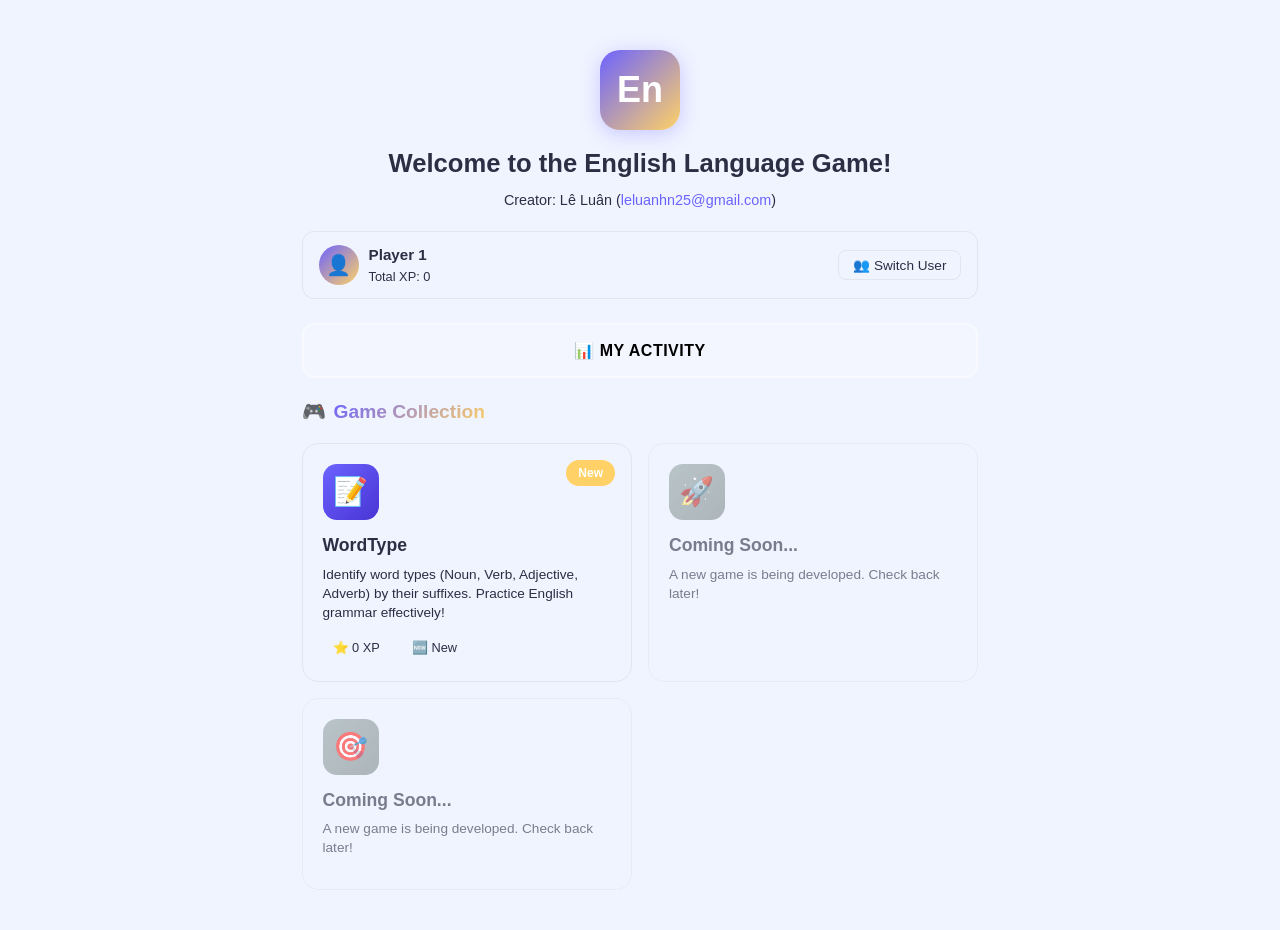
<file: index.html>
<!DOCTYPE html>
<html lang="en">
<head>
  <meta charset="UTF-8">
  <meta name="viewport" content="width=device-width, initial-scale=1.0, maximum-scale=1.0, user-scalable=no">
  <meta name="theme-color" content="#6c63ff">
  <meta name="apple-mobile-web-app-capable" content="yes">
  <meta name="apple-mobile-web-app-status-bar-style" content="black-translucent">
  <meta name="apple-mobile-web-app-title" content="Game English">
  <meta name="description" content="Learn English Through Games - Game English Hub">
  <meta name="mobile-web-app-capable" content="yes">
  <title>Game English - Learn English Through Games</title>
  <link rel="manifest" href="manifest.json">
  <link rel="apple-touch-icon" href="icons/icon-192x192.png">
  <link rel="icon" type="image/png" sizes="192x192" href="icons/icon-192x192.png">
  <link rel="stylesheet" href="shared/css/style.css">

  <!-- Google tag (gtag.js) -->
  <script async src="https://www.googletagmanager.com/gtag/js?id=G-DM3H51C9WT"></script>
  <script>
    window.dataLayer = window.dataLayer || [];
    function gtag(){dataLayer.push(arguments);}
    gtag('js', new Date());
    gtag('config', 'G-DM3H51C9WT');
  </script>

  <style>
    /* ===== GAME HUB STYLES ===== */
    .hub-container {
      max-width: 900px;
      margin: 0 auto;
      padding: 20px 16px 40px;
    }

    .hub-header {
      text-align: center;
      padding: 30px 0 20px;
    }

    .hub-header .logo-icon {
      width: 80px;
      height: 80px;
      background: linear-gradient(135deg, var(--color-primary), var(--color-accent));
      border-radius: 20px;
      display: flex;
      align-items: center;
      justify-content: center;
      font-size: 36px;
      font-weight: 800;
      color: #fff;
      margin: 0 auto 16px;
      box-shadow: 0 4px 20px rgba(108, 99, 255, 0.3);
    }

    .hub-header h1 {
      font-size: 1.6rem;
      color: var(--color-text);
      margin: 0 0 8px;
      line-height: 1.4;
    }

    .hub-header .creator-info {
      font-size: 0.9rem;
      color: var(--color-text-secondary);
      margin: 0;
    }

    .hub-header .creator-info a {
      color: var(--color-primary);
      text-decoration: none;
    }

    .hub-header .creator-info a:hover {
      text-decoration: underline;
    }

    /* User bar */
    .hub-user-bar {
      display: flex;
      align-items: center;
      justify-content: space-between;
      background: var(--color-surface);
      border-radius: 12px;
      padding: 12px 16px;
      margin-bottom: 24px;
      border: 1px solid var(--color-border);
    }

    .hub-user-info {
      display: flex;
      align-items: center;
      gap: 10px;
    }

    .hub-user-info .user-avatar {
      width: 40px;
      height: 40px;
      border-radius: 50%;
      background: linear-gradient(135deg, var(--color-primary), var(--color-accent));
      display: flex;
      align-items: center;
      justify-content: center;
      font-size: 20px;
      color: #fff;
    }

    .hub-user-info .user-details {
      display: flex;
      flex-direction: column;
    }

    .hub-user-info .user-name {
      font-weight: 600;
      color: var(--color-text);
      font-size: 0.95rem;
    }

    .hub-user-info .user-total-xp {
      font-size: 0.8rem;
      color: var(--color-text-secondary);
    }

    .hub-user-bar .btn-switch-user {
      background: var(--color-bg);
      border: 1px solid var(--color-border);
      color: var(--color-text);
      padding: 6px 14px;
      border-radius: 8px;
      font-size: 0.85rem;
      cursor: pointer;
      transition: all 0.2s;
    }

    .hub-user-bar .btn-switch-user:hover {
      background: var(--color-primary);
      color: #fff;
      border-color: var(--color-primary);
    }

    /* Section title */
    .hub-section-title {
      font-size: 1.2rem;
      font-weight: 700;
      color: var(--color-text);
      margin: 0 0 16px;
      display: flex;
      align-items: center;
      gap: 8px;
    }

    .hub-section-title span {
      background: linear-gradient(135deg, var(--color-primary), var(--color-accent));
      -webkit-background-clip: text;
      -webkit-text-fill-color: transparent;
      background-clip: text;
    }

    /* Game grid */
    .game-grid {
      display: grid;
      grid-template-columns: repeat(auto-fill, minmax(260px, 1fr));
      gap: 16px;
    }

    .game-card {
      background: var(--color-surface);
      border-radius: 16px;
      padding: 20px;
      border: 1px solid var(--color-border);
      cursor: pointer;
      transition: all 0.3s ease;
      position: relative;
      overflow: hidden;
    }

    .game-card::before {
      content: '';
      position: absolute;
      top: 0;
      left: 0;
      right: 0;
      height: 4px;
      background: linear-gradient(90deg, var(--color-primary), var(--color-accent));
      opacity: 0;
      transition: opacity 0.3s;
    }

    .game-card:hover {
      transform: translateY(-4px);
      box-shadow: 0 8px 30px rgba(0, 0, 0, 0.15);
      border-color: var(--color-primary);
    }

    .game-card:hover::before {
      opacity: 1;
    }

    .game-card:active {
      transform: translateY(-2px);
    }

    .game-card-icon {
      width: 56px;
      height: 56px;
      border-radius: 14px;
      display: flex;
      align-items: center;
      justify-content: center;
      font-size: 28px;
      margin-bottom: 12px;
    }

    .game-card-icon.wordtype {
      background: linear-gradient(135deg, #6c63ff, #4834d4);
    }

    .game-card-icon.coming-soon {
      background: linear-gradient(135deg, #95a5a6, #7f8c8d);
    }

    .game-card h3 {
      font-size: 1.1rem;
      font-weight: 700;
      color: var(--color-text);
      margin: 0 0 6px;
    }

    .game-card p {
      font-size: 0.85rem;
      color: var(--color-text-secondary);
      margin: 0 0 12px;
      line-height: 1.4;
    }

    .game-card .game-stats {
      display: flex;
      align-items: center;
      gap: 12px;
      font-size: 0.8rem;
      color: var(--color-text-secondary);
    }

    .game-card .game-stats .stat-badge {
      display: flex;
      align-items: center;
      gap: 4px;
      background: var(--color-bg);
      padding: 4px 10px;
      border-radius: 20px;
    }

    .game-card .game-stats .stat-badge.high-xp {
      background: linear-gradient(135deg, #f39c12, #e67e22);
      color: #fff;
    }

    .game-card .play-badge {
      position: absolute;
      top: 16px;
      right: 16px;
      background: var(--color-primary);
      color: #fff;
      padding: 4px 12px;
      border-radius: 20px;
      font-size: 0.75rem;
      font-weight: 600;
      opacity: 0;
      transition: opacity 0.3s;
    }

    .game-card:hover .play-badge {
      opacity: 1;
    }

    .game-card .new-badge {
      position: absolute;
      top: 16px;
      right: 16px;
      background: var(--color-accent);
      color: #fff;
      padding: 4px 12px;
      border-radius: 20px;
      font-size: 0.75rem;
      font-weight: 600;
    }

    .game-card.coming-soon-card {
      opacity: 0.6;
      cursor: default;
    }

    .game-card.coming-soon-card:hover {
      transform: none;
      box-shadow: none;
      border-color: var(--color-border);
    }

    .game-card.coming-soon-card:hover::before {
      opacity: 0;
    }

    /* ===== ACTIVITY SCREEN STYLES ===== */
    #screen-activity .activity-container {
      max-width: 600px;
      margin: 0 auto;
      padding: 20px;
    }

    .activity-grid {
      display: grid;
      grid-template-columns: 1fr 1fr;
      gap: 12px;
      margin-bottom: 20px;
    }

    .activity-card {
      background: var(--color-surface);
      border-radius: 12px;
      padding: 16px;
      text-align: center;
      border: 1px solid var(--color-border);
    }

    .activity-card .activity-value {
      font-size: 1.6rem;
      font-weight: 800;
      background: linear-gradient(135deg, var(--color-primary), var(--color-accent));
      -webkit-background-clip: text;
      -webkit-text-fill-color: transparent;
      background-clip: text;
    }

    .activity-card .activity-label {
      font-size: 0.8rem;
      color: var(--color-text-secondary);
      margin-top: 4px;
    }

    .activity-device-info {
      background: var(--color-surface);
      border-radius: 12px;
      padding: 16px;
      border: 1px solid var(--color-border);
      margin-bottom: 16px;
    }

    .activity-device-info .info-row {
      display: flex;
      justify-content: space-between;
      padding: 8px 0;
      border-bottom: 1px solid var(--color-border);
      font-size: 0.9rem;
    }

    .activity-device-info .info-row:last-child {
      border-bottom: none;
    }

    .activity-device-info .info-label {
      color: var(--color-text-secondary);
    }

    .activity-device-info .info-value {
      color: var(--color-text);
      font-weight: 600;
      font-family: monospace;
      font-size: 0.8rem;
    }

    .activity-sheets-note {
      background: var(--color-surface);
      border-radius: 12px;
      padding: 16px;
      border: 1px solid var(--color-border);
      font-size: 0.85rem;
      color: var(--color-text-secondary);
      text-align: center;
    }

    .activity-sheets-note .note-icon {
      font-size: 1.2rem;
    }

    /* User management screen */
    #screen-users .users-container {
      max-width: 500px;
      margin: 0 auto;
      padding: 20px;
    }

    /* Responsive */
    @media (max-width: 600px) {
      .game-grid {
        grid-template-columns: 1fr;
      }
      .hub-header h1 {
        font-size: 1.3rem;
      }
      .activity-grid {
        grid-template-columns: 1fr 1fr;
      }
    }
  </style>
</head>
<body>

  <!-- ==================== GAME HUB SCREEN ==================== -->
  <section id="screen-hub" class="screen active">
    <div class="hub-container">
      <!-- Header -->
      <div class="hub-header">
        <div class="logo-icon">En</div>
        <h1>Welcome to the English Language Game!</h1>
        <p class="creator-info">Creator: Lê Luân (<a href="mailto:leluanhn25@gmail.com">leluanhn25@gmail.com</a>)</p>
      </div>

      <!-- User Bar -->
      <div class="hub-user-bar">
        <div class="hub-user-info">
          <div class="user-avatar">👤</div>
          <div class="user-details">
            <span class="user-name" id="hub-user-name">Player 1</span>
            <span class="user-total-xp" id="hub-total-xp">Total XP: 0</span>
          </div>
        </div>
        <button class="btn-switch-user" id="btn-hub-users">👥 Switch User</button>
      </div>

      <!-- Navigation Buttons -->
      <div style="display:flex; gap:10px; margin-bottom:20px;">
        <button class="btn btn-secondary" id="btn-hub-activity" style="flex:1; color:#000; font-weight:600;">📊 My Activity</button>
      </div>

      <!-- Game List -->
      <h2 class="hub-section-title">🎮 <span>Game Collection</span></h2>
      <div class="game-grid" id="game-grid">
        <!-- Dynamically populated -->
      </div>
    </div>
  </section>

  <!-- ==================== ACTIVITY SCREEN ==================== -->
  <section id="screen-activity" class="screen">
    <div class="screen-header">
      <button class="btn btn-back" id="btn-activity-back">← Back</button>
      <h2>My Activity</h2>
    </div>
    <div class="activity-container">
      <!-- Device Info -->
      <div class="activity-device-info" id="device-info">
        <!-- Populated by JS -->
      </div>

      <!-- Today's Stats Grid -->
      <h3 style="margin: 0 0 12px; font-size:1rem; color:var(--color-text);">Today</h3>
      <div class="activity-grid" id="today-stats">
        <!-- Populated by JS -->
      </div>

      <!-- All Games Stats -->
      <h3 style="margin: 16px 0 12px; font-size:1rem; color:var(--color-text);">All Games</h3>
      <div id="games-stats">
        <!-- Populated by JS -->
      </div>

      <!-- Google Sheets Config -->
      <div class="activity-sheets-note" style="text-align:left; background:#e8f5e9; border-color:#4caf50;">
        <strong>📊 Google Sheets Logging</strong>
        <p style="font-size:0.8rem; margin:8px 0;">Paste your Google Sheets Web App URL below to enable online logging:</p>
        <input type="text" id="sheets-url-input" placeholder="https://script.google.com/macros/s/..." style="width:100%; padding:8px; border:1px solid #ccc; border-radius:6px; font-size:0.8rem; font-family:monospace;">
        <button id="btn-save-sheets-url" style="margin-top:8px; padding:6px 16px; background:#4caf50; color:#fff; border:none; border-radius:6px; cursor:pointer; font-size:0.8rem;">💾 Save URL</button>
        <p id="sheets-save-status" style="font-size:0.75rem; margin-top:6px; color:#666;"></p>
      </div>

      <!-- Debug Panel -->
      <div class="activity-sheets-note" style="text-align:left; background:#fff3cd; border-color:#ffc107; margin-top:12px;">
        <strong>🐛 Debug Info</strong>
        <div id="debug-events" style="font-family:monospace; font-size:0.75rem; max-height:150px; overflow-y:auto; margin-top:8px; color:#333;">
          <em>No events tracked yet. Play a game to see events here.</em>
        </div>
        <div style="margin-top:8px; font-size:0.75rem;">
          <strong>GA4 Status:</strong> <span id="ga4-status">Checking...</span><br>
          <strong>Sheets Status:</strong> <span id="sheets-status">Not configured</span><br>
          <strong>Device ID:</strong> <span id="device-id-display" style="font-family:monospace;"></span>
        </div>
      </div>
    </div>
  </section>

  <!-- ==================== USER MANAGEMENT SCREEN ==================== -->
  <section id="screen-users" class="screen">
    <div class="screen-header">
      <button class="btn btn-back" id="btn-users-back">← Back</button>
      <h2>User Management</h2>
    </div>
    <div class="users-container">
      <div class="users-list" id="users-list">
        <!-- Dynamically populated -->
      </div>
      <div class="user-create-area">
        <h3>Create New User</h3>
        <div class="user-create-form">
          <input type="text" id="input-username" class="user-input" placeholder="Username" maxlength="20">
          <input type="text" id="input-displayname" class="user-input" placeholder="Display Name" maxlength="30">
          <button class="btn btn-primary" id="btn-create-user">+ Create</button>
        </div>
        <p class="user-create-hint">Username: 2-20 characters, letters & numbers only</p>
      </div>
    </div>
  </section>

  <!-- ==================== SCRIPTS ==================== -->
  <script src="shared/js/userManager.js"></script>
  <script src="shared/js/storage.js"></script>
  <script src="shared/js/analytics.js"></script>
  <script>
    // ============================================================
    // GAME HUB - Main entry point for the game collection
    // ============================================================

    /** Define all available games here */
    const GAMES = [
      {
        id: 'wordtype',
        name: 'WordType',
        description: 'Identify word types (Noun, Verb, Adjective, Adverb) by their suffixes. Practice English grammar effectively!',
        icon: '📝',
        iconClass: 'wordtype',
        url: 'games/wordtype/wordtype.html',
        comingSoon: false
      },
      {
        id: 'coming-soon-1',
        name: 'Coming Soon...',
        description: 'A new game is being developed. Check back later!',
        icon: '🚀',
        iconClass: 'coming-soon',
        url: '#',
        comingSoon: true
      },
      {
        id: 'coming-soon-2',
        name: 'Coming Soon...',
        description: 'A new game is being developed. Check back later!',
        icon: '🎯',
        iconClass: 'coming-soon',
        url: '#',
        comingSoon: true
      }
    ];

    class GameHub {
      constructor() {
        // Start analytics session
        Analytics.startSession();

        // Track page view
        Analytics.trackEvent('page_view', { page: 'hub' });

        // Load saved Sheets URL from localStorage
        const savedUrl = localStorage.getItem('gameenglish_sheets_url');
        if (savedUrl) {
          Analytics.SHEETS_WEB_APP_URL = savedUrl;
        }

        this._setupEventListeners();
        this._renderGameGrid();
        this._updateUserInfo();

        // Log progress when hub page is closed/refreshed
        window.addEventListener('beforeunload', () => {
          const gameIds = GAMES.filter(g => !g.comingSoon).map(g => g.id);
          gameIds.forEach(gameId => Analytics.logCurrentProgress(gameId));
        });
      }

      _setupEventListeners() {
        document.getElementById('btn-hub-users').addEventListener('click', () => this._showUserScreen());
        document.getElementById('btn-users-back').addEventListener('click', () => this._showHub());
        document.getElementById('btn-create-user').addEventListener('click', () => this._createUser());

        // Activity screen
        document.getElementById('btn-hub-activity').addEventListener('click', () => this._showActivityScreen());
        document.getElementById('btn-activity-back').addEventListener('click', () => this._showHub());

        // Google Sheets URL config
        document.getElementById('btn-save-sheets-url').addEventListener('click', () => this._saveSheetsUrl());
      }

      _saveSheetsUrl() {
        const input = document.getElementById('sheets-url-input');
        const status = document.getElementById('sheets-save-status');
        const url = input.value.trim();

        if (!url) {
          status.textContent = '❌ Please enter a URL';
          status.style.color = 'red';
          return;
        }

        if (!url.includes('script.google.com/macros/s/')) {
          status.textContent = '❌ Invalid URL. Must be a Google Apps Script Web App URL.';
          status.style.color = 'red';
          return;
        }

        // Save to localStorage
        localStorage.setItem('gameenglish_sheets_url', url);
        Analytics.SHEETS_WEB_APP_URL = url;

        status.textContent = '✅ URL saved! Data will now be logged to Google Sheets.';
        status.style.color = 'green';

        // Update debug panel
        const sheetsStatus = document.getElementById('sheets-status');
        if (sheetsStatus) {
          sheetsStatus.innerHTML = '<span style="color:green;">✅ Configured</span>';
        }
      }

      _showHub() {
        this._updateUserInfo();
        this._renderGameGrid();
        document.querySelectorAll('.screen').forEach(s => s.classList.remove('active'));
        document.getElementById('screen-hub').classList.add('active');
      }

      _showActivityScreen() {
        this._renderActivityScreen();
        document.querySelectorAll('.screen').forEach(s => s.classList.remove('active'));
        document.getElementById('screen-activity').classList.add('active');
      }

      _showUserScreen() {
        this._renderUserList();
        document.querySelectorAll('.screen').forEach(s => s.classList.remove('active'));
        document.getElementById('screen-users').classList.add('active');
      }

      _updateUserInfo() {
        const currentUser = UserManager.getCurrentUser();
        const displayName = UserManager.getDisplayName(currentUser);
        document.getElementById('hub-user-name').textContent = displayName;

        // Calculate total XP across all games
        const gameIds = GAMES.filter(g => !g.comingSoon).map(g => g.id);
        const allStats = Storage.getAllGameStats(gameIds);
        const totalXp = allStats.reduce((sum, s) => sum + s.xp, 0);
        document.getElementById('hub-total-xp').textContent = `Total XP: ${totalXp}`;
      }

      _renderGameGrid() {
        const grid = document.getElementById('game-grid');
        grid.innerHTML = '';

        // Get stats for all games
        const gameIds = GAMES.filter(g => !g.comingSoon).map(g => g.id);
        const allStats = Storage.getAllGameStats(gameIds);
        const statsMap = {};
        allStats.forEach(s => { statsMap[s.gameId] = s; });

        // Sort games: played games with highest XP first, then unplayed, then coming soon
        const sortedGames = [...GAMES].sort((a, b) => {
          // Coming soon always last
          if (a.comingSoon && !b.comingSoon) return 1;
          if (!a.comingSoon && b.comingSoon) return -1;

          // Both not coming soon - sort by XP descending
          if (!a.comingSoon && !b.comingSoon) {
            const xpA = statsMap[a.id]?.xp || 0;
            const xpB = statsMap[b.id]?.xp || 0;
            if (xpA !== xpB) return xpB - xpA; // Higher XP first

            // If same XP, played games come before unplayed
            const playedA = statsMap[a.id]?.played || false;
            const playedB = statsMap[b.id]?.played || false;
            if (playedA && !playedB) return -1;
            if (!playedA && playedB) return 1;
          }

          return 0;
        });

        sortedGames.forEach(game => {
          const card = document.createElement('div');
          card.className = 'game-card';
          if (game.comingSoon) {
            card.classList.add('coming-soon-card');
          }

          const stats = statsMap[game.id];
          const xp = stats?.xp || 0;
          const played = stats?.played || false;

          card.innerHTML = `
            <div class="game-card-icon ${game.iconClass}">${game.icon}</div>
            <h3>${game.name}</h3>
            <p>${game.description}</p>
            <div class="game-stats">
              ${!game.comingSoon ? `
                <span class="stat-badge ${xp > 0 ? 'high-xp' : ''}">⭐ ${xp} XP</span>
                ${played ? '<span class="stat-badge">📊 Played</span>' : '<span class="stat-badge">🆕 New</span>'}
              ` : ''}
            </div>
            ${!game.comingSoon && !played ? '<span class="new-badge">New</span>' : ''}
            ${!game.comingSoon && played ? '<span class="play-badge">▶ Play</span>' : ''}
          `;

          if (!game.comingSoon) {
            card.addEventListener('click', () => {
              Analytics.trackEvent('game_click', { game_id: game.id });
              window.location.href = game.url;
            });
          }

          grid.appendChild(card);
        });
      }

      _renderActivityScreen() {
        // Device info
        const deviceStats = Analytics.getDeviceStats();
        document.getElementById('device-info').innerHTML = `
          <div class="info-row">
            <span class="info-label">📱 Device ID</span>
            <span class="info-value">${deviceStats.deviceId.substring(0, 8)}...</span>
          </div>
          <div class="info-row">
            <span class="info-label">🆕 First Seen</span>
            <span class="info-value">${deviceStats.firstSeen}</span>
          </div>
          <div class="info-row">
            <span class="info-label">📅 Last Seen</span>
            <span class="info-value">${deviceStats.lastSeen}</span>
          </div>
        `;

        const deviceIdDisplay = document.getElementById('device-id-display');
        if (deviceIdDisplay) deviceIdDisplay.textContent = deviceStats.deviceId;

        // Calculate real Total XP from Storage
        const gameIds = GAMES.filter(g => !g.comingSoon).map(g => g.id);
        const allStats = Storage.getAllGameStats(gameIds);
        const totalXp = allStats.reduce((sum, s) => sum + s.xp, 0);

        // Today's stats - use real XP from storage
        const daily = Analytics.getDailyStats();
        document.getElementById('today-stats').innerHTML = `
          <div class="activity-card">
            <div class="activity-value">${totalXp}</div>
            <div class="activity-label">⭐ Total XP</div>
          </div>
          <div class="activity-card">
            <div class="activity-value">${daily.sessions}</div>
            <div class="activity-label">🎮 Sessions Today</div>
          </div>
        `;

        // All games stats
        const gamesStatsHtml = allStats.map(stat => `
          <div class="activity-card" style="grid-column: 1 / -1; display:flex; justify-content:space-between; align-items:center; text-align:left;">
            <div>
              <div style="font-weight:600; color:var(--color-text);">${stat.gameId}</div>
              <div style="font-size:0.8rem; color:var(--color-text-secondary);">${stat.played ? '✅ Played' : '🆕 New'}</div>
            </div>
            <div style="font-size:1.2rem; font-weight:700; color:var(--color-primary);">${stat.xp} XP</div>
          </div>
        `).join('');
        document.getElementById('games-stats').innerHTML = `<div class="activity-grid">${gamesStatsHtml}</div>`;

        // Debug panel
        const debugDiv = document.getElementById('debug-events');
        const ga4Status = document.getElementById('ga4-status');
        const sheetsStatus = document.getElementById('sheets-status');

        // Show queued/tracked events
        const queue = Analytics._eventQueue || [];
        const eventLines = queue.slice(-10).map(e => `${e.eventName}: ${JSON.stringify(e.eventParams)}`).join('<br>');
        debugDiv.innerHTML = eventLines || '<em>No events tracked yet. Play a game to see events here.</em>';

        // GA4 status
        if (typeof gtag === 'function') {
          ga4Status.innerHTML = '<span style="color:green;">✅ Loaded</span>';
        } else {
          ga4Status.innerHTML = '<span style="color:orange;">⏳ Loading...</span>';
        }

        // Sheets status
        if (Analytics.SHEETS_WEB_APP_URL) {
          sheetsStatus.innerHTML = '<span style="color:green;">✅ Configured</span>';
        } else {
          sheetsStatus.innerHTML = '<span style="color:red;">❌ Not configured</span>';
        }
      }

      _renderUserList() {
        const users = UserManager.getUsers();
        const currentUser = UserManager.getCurrentUser();
        const list = document.getElementById('users-list');
        list.innerHTML = '';

        users.forEach(user => {
          const card = document.createElement('div');
          card.className = 'user-card';
          if (user.username === currentUser) card.classList.add('active-user');

          // Calculate total XP across all games for this user
          const oldUser = UserManager.getCurrentUser();
          UserManager.setCurrentUser(user.username);
          const gameIds = GAMES.filter(g => !g.comingSoon).map(g => g.id);
          const allStats = Storage.getAllGameStats(gameIds);
          const totalXp = allStats.reduce((sum, s) => sum + s.xp, 0);
          UserManager.setCurrentUser(oldUser);

          card.innerHTML = `
            <div class="user-card-avatar">👤</div>
            <div class="user-card-info">
              <div class="user-card-name">${user.displayName}</div>
              <div class="user-card-username">@${user.username}</div>
              <div class="user-card-stats">⭐ ${totalXp} Total XP</div>
            </div>
            <button class="btn-delete-user" data-username="${user.username}">🗑️</button>
          `;

          card.addEventListener('click', (e) => {
            if (e.target.closest('.btn-delete-user')) return;
            if (user.username !== currentUser) this._switchUser(user.username);
          });

          const deleteBtn = card.querySelector('.btn-delete-user');
          deleteBtn.addEventListener('click', (e) => {
            e.stopPropagation();
            this._deleteUser(user.username);
          });

          list.appendChild(card);
        });
      }

      _switchUser(username) {
        UserManager.setCurrentUser(username);
        Analytics.trackEvent('switch_user', { username });
        this._showHub();
      }

      _deleteUser(username) {
        const users = UserManager.getUsers();
        if (users.length <= 1) {
          alert('Cannot delete the last user!');
          return;
        }
        if (!confirm(`Delete user "${username}"? All progress will be lost.`)) return;

        const isCurrentUser = username === UserManager.getCurrentUser();
        UserManager.deleteUser(username);

        if (isCurrentUser) {
          const remaining = UserManager.getUsers();
          this._switchUser(remaining[0].username);
        } else {
          this._renderUserList();
        }
      }

      _createUser() {
        const usernameInput = document.getElementById('input-username');
        const displayNameInput = document.getElementById('input-displayname');
        const username = usernameInput.value.trim().toLowerCase();
        const displayName = displayNameInput.value.trim() || username;

        if (!username) { alert('Please enter a username.'); return; }
        if (!UserManager.isValidUsername(username)) {
          alert('Username must be 2-20 characters. Only letters, numbers, underscores, and spaces allowed.');
          return;
        }

        if (!UserManager.createUser(username, displayName)) {
          alert(`User "${username}" already exists!`);
          return;
        }

        usernameInput.value = '';
        displayNameInput.value = '';
        Analytics.trackEvent('create_user', { username });
        this._switchUser(username);
      }
    }

    // Initialize the hub when DOM is ready
    if (document.readyState === 'loading') {
      document.addEventListener('DOMContentLoaded', () => new GameHub());
    } else {
      new GameHub();
    }
  </script>
</body>
</html>
</file>
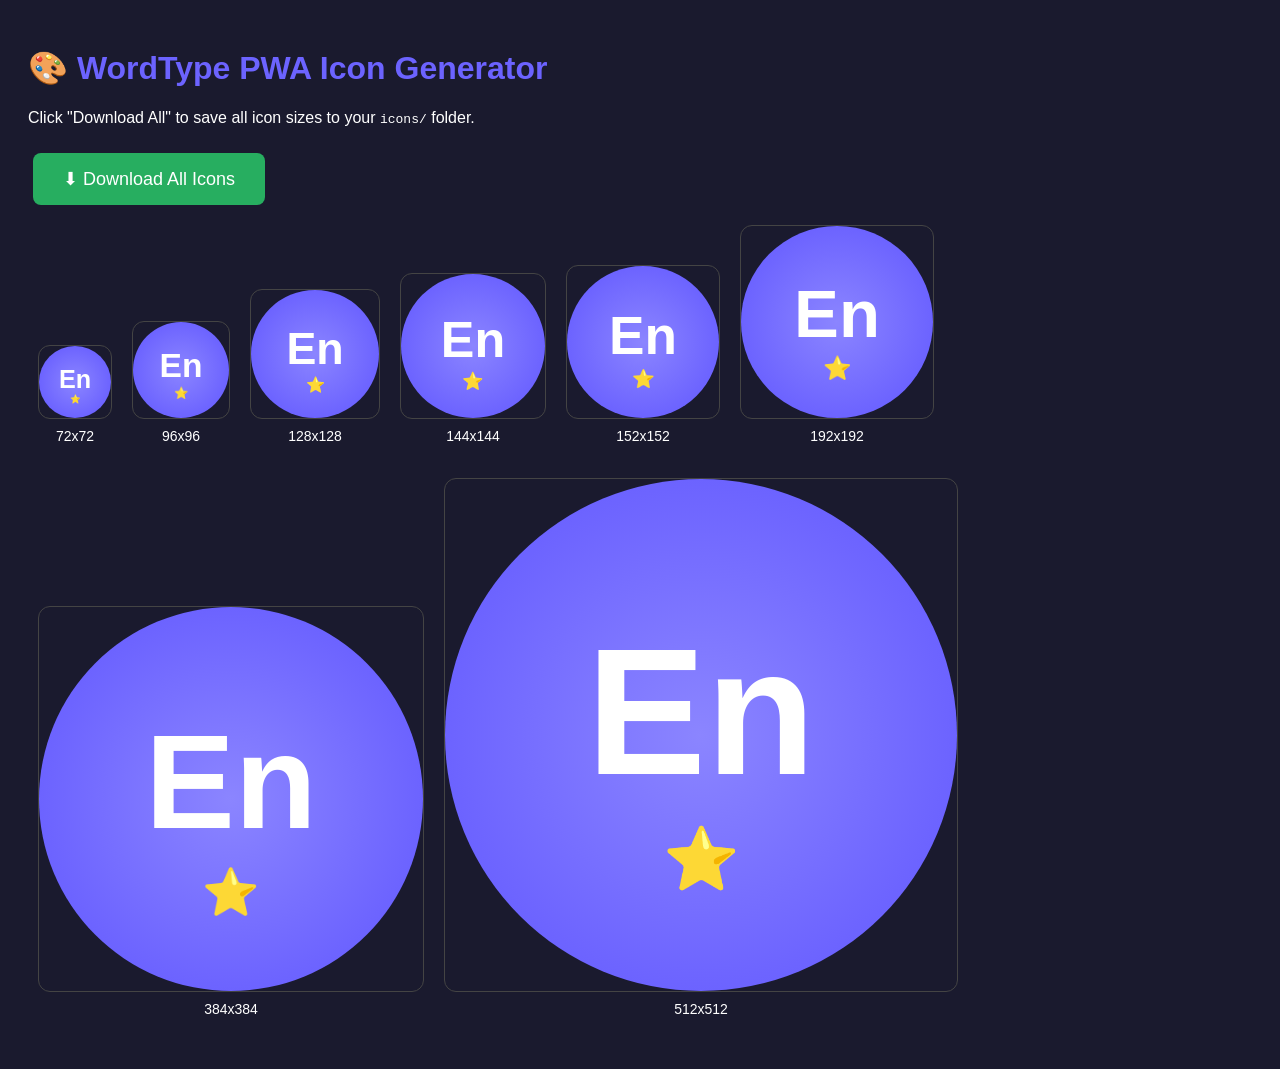
<file: icons/generate-icons.html>
<!DOCTYPE html>
<html>
<head>
  <title>Generate PWA Icons</title>
  <style>
    body { font-family: Arial; padding: 20px; background: #1a1a2e; color: #fff; }
    h1 { color: #6c63ff; }
    .icon-preview { display: inline-block; margin: 10px; text-align: center; }
    .icon-preview canvas { border: 1px solid #444; border-radius: 12px; }
    .icon-preview p { margin-top: 5px; font-size: 14px; }
    button { 
      background: #6c63ff; color: white; border: none; padding: 12px 24px; 
      border-radius: 8px; font-size: 16px; cursor: pointer; margin: 10px 5px;
    }
    button:hover { background: #5a52d5; }
    #download-all { background: #27ae60; font-size: 18px; padding: 15px 30px; }
    #download-all:hover { background: #219a52; }
  </style>
</head>
<body>
  <h1>🎨 WordType PWA Icon Generator</h1>
  <p>Click "Download All" to save all icon sizes to your <code>icons/</code> folder.</p>
  
  <button id="download-all">⬇ Download All Icons</button>
  <div id="previews"></div>

  <script>
    const SIZES = [72, 96, 128, 144, 152, 192, 384, 512];
    const previews = document.getElementById('previews');
    const canvases = [];

    function drawIcon(canvas, size) {
      const ctx = canvas.getContext('2d');
      const r = size / 2;
      
      // Background circle
      const gradient = ctx.createRadialGradient(r, r, 0, r, r, r);
      gradient.addColorStop(0, '#8b85ff');
      gradient.addColorStop(1, '#6c63ff');
      ctx.beginPath();
      ctx.arc(r, r, r, 0, Math.PI * 2);
      ctx.fillStyle = gradient;
      ctx.fill();
      
      // "En" text
      ctx.fillStyle = '#ffffff';
      ctx.textAlign = 'center';
      ctx.textBaseline = 'middle';
      ctx.font = `bold ${size * 0.35}px Arial, sans-serif`;
      ctx.fillText('En', r, r - size * 0.02);
      
      // Small star
      ctx.font = `${size * 0.12}px Arial, sans-serif`;
      ctx.fillText('⭐', r, r + size * 0.25);
    }

    // Create canvases
    SIZES.forEach(size => {
      const container = document.createElement('div');
      container.className = 'icon-preview';
      
      const canvas = document.createElement('canvas');
      canvas.width = size;
      canvas.height = size;
      canvas.id = `icon-${size}`;
      drawIcon(canvas, size);
      
      const label = document.createElement('p');
      label.textContent = `${size}x${size}`;
      
      container.appendChild(canvas);
      container.appendChild(label);
      previews.appendChild(container);
      canvases.push({ canvas, size });
    });

    // Download all
    document.getElementById('download-all').addEventListener('click', () => {
      canvases.forEach(({ canvas, size }) => {
        const link = document.createElement('a');
        link.download = `icon-${size}x${size}.png`;
        link.href = canvas.toDataURL('image/png');
        link.click();
      });
      alert('All icons downloaded! Place them in the icons/ folder.');
    });
  </script>
</body>
</html>
</file>
<file: shared/css/style.css>
/* ============================================================
   WordType - Educational Grammar Game
   Complete Stylesheet
   ============================================================ */

/* ----- CSS Custom Properties (Design Tokens) ----- */
:root {
  /* Primary palette */
  --color-primary: #6c63ff;
  --color-primary-dark: #5a52d5;
  --color-primary-light: #8b85ff;
  --color-secondary: #ff6584;
  --color-accent: #ffd166;

  /* Word type colors */
  --color-noun: #4a90d9;
  --color-verb: #e74c3c;
  --color-adjective: #f39c12;
  --color-adverb: #27ae60;

  /* UI colors */
  --color-bg: #f0f4ff;
  --color-bg-card: #ffffff;
  --color-bg-dark: #2d2d44;
  --color-text: #2d2d44;
  --color-text-light: #7a7a9a;
  --color-text-on-dark: #ffffff;
  --color-success: #27ae60;
  --color-danger: #e74c3c;
  --color-warning: #f39c12;
  --color-border: #e0e5f0;

  /* Spacing */
  --space-xs: 4px;
  --space-sm: 8px;
  --space-md: 16px;
  --space-lg: 24px;
  --space-xl: 32px;
  --space-2xl: 48px;

  /* Border radius */
  --radius-sm: 8px;
  --radius-md: 12px;
  --radius-lg: 20px;
  --radius-full: 50%;

  /* Shadows */
  --shadow-sm: 0 2px 8px rgba(108, 99, 255, 0.1);
  --shadow-md: 0 4px 16px rgba(108, 99, 255, 0.15);
  --shadow-lg: 0 8px 32px rgba(108, 99, 255, 0.2);
  --shadow-btn: 0 4px 0 rgba(0, 0, 0, 0.15);
  --shadow-btn-hover: 0 6px 0 rgba(0, 0, 0, 0.15);

  /* Transitions */
  --transition-fast: 0.15s ease;
  --transition-normal: 0.3s ease;
  --transition-slow: 0.5s ease;

  /* Font */
  --font-main: 'Segoe UI', -apple-system, BlinkMacSystemFont, Roboto, Oxygen, Ubuntu, Cantarell, sans-serif;
  --font-size-sm: 14px;
  --font-size-md: 16px;
  --font-size-lg: 20px;
  --font-size-xl: 28px;
  --font-size-2xl: 40px;
  --font-size-3xl: 56px;

  /* Z-index layers */
  --z-base: 1;
  --z-overlay: 100;
  --z-popup: 200;
  --z-modal: 300;
}

/* ----- Reset & Base Styles ----- */
*, *::before, *::after {
  margin: 0;
  padding: 0;
  box-sizing: border-box;
}

html {
  font-size: 16px;
  -webkit-text-size-adjust: 100%;
  height: 100%;
  overflow-y: auto;
}

body {
  font-family: var(--font-main);
  background: var(--color-bg);
  color: var(--color-text);
  min-height: 100vh;
  min-height: 100dvh;
  height: auto;
  overflow-x: hidden;
  overflow-y: auto;
  line-height: 1.5;
}

button {
  font-family: inherit;
  cursor: pointer;
  border: none;
  outline: none;
  user-select: none;
  -webkit-tap-highlight-color: transparent;
}

/* ----- Screen System ----- */
.screen {
  display: none;
  width: 100%;
  min-height: 100vh;
  min-height: 100dvh;
  position: absolute;
  top: 0;
  left: 0;
  z-index: var(--z-base);
}

.screen.active {
  display: flex;
  position: relative;
}

/* ============================================================
   MAIN MENU SCREEN
   ============================================================ */
#screen-menu {
  align-items: center;
  justify-content: center;
  background: linear-gradient(135deg, #6c63ff 0%, #4834d4 50%, #3b2db5 100%);
  padding: var(--space-lg);
}

.menu-container {
  width: 100%;
  max-width: 420px;
  text-align: center;
}

.logo-area {
  margin-bottom: var(--space-xl);
}

.logo-icon {
  width: 80px;
  height: 80px;
  background: var(--color-accent);
  color: var(--color-primary-dark);
  font-size: var(--font-size-3xl);
  font-weight: 900;
  border-radius: var(--radius-lg);
  display: flex;
  align-items: center;
  justify-content: center;
  margin: 0 auto var(--space-md);
  box-shadow: 0 8px 24px rgba(255, 209, 102, 0.4);
  animation: logoFloat 3s ease-in-out infinite;
}

@keyframes logoFloat {
  0%, 100% { transform: translateY(0); }
  50% { transform: translateY(-10px); }
}

.game-title {
  color: white;
  font-size: var(--font-size-2xl);
  font-weight: 800;
  letter-spacing: 2px;
  text-shadow: 0 2px 4px rgba(0, 0, 0, 0.2);
}

.game-subtitle {
  color: rgba(255, 255, 255, 0.8);
  font-size: var(--font-size-md);
  margin-top: var(--space-xs);
}

.menu-stats-bar {
  display: flex;
  justify-content: center;
  gap: var(--space-lg);
  margin-bottom: var(--space-xl);
  padding: var(--space-md);
  background: rgba(255, 255, 255, 0.1);
  border-radius: var(--radius-md);
  backdrop-filter: blur(10px);
}

.stat-item {
  display: flex;
  flex-direction: column;
  align-items: center;
  gap: var(--space-xs);
}

.stat-icon { font-size: 24px; }

.stat-value {
  color: white;
  font-size: var(--font-size-xl);
  font-weight: 700;
}

.stat-label {
  color: rgba(255, 255, 255, 0.7);
  font-size: var(--font-size-sm);
  text-transform: uppercase;
  letter-spacing: 1px;
}

.menu-buttons {
  display: flex;
  flex-direction: column;
  gap: var(--space-md);
  margin-bottom: var(--space-xl);
}

.level-progress-indicator {
  display: flex;
  justify-content: center;
  gap: var(--space-md);
}

.level-dot {
  width: 40px;
  height: 40px;
  border-radius: var(--radius-full);
  display: flex;
  align-items: center;
  justify-content: center;
  font-weight: 700;
  font-size: var(--font-size-md);
  transition: var(--transition-normal);
}

.level-dot.active {
  background: var(--color-accent);
  color: var(--color-primary-dark);
  box-shadow: 0 4px 12px rgba(255, 209, 102, 0.5);
}

.level-dot.locked {
  background: rgba(255, 255, 255, 0.15);
  color: rgba(255, 255, 255, 0.5);
}

.level-dot.unlocked {
  background: var(--color-success);
  color: white;
  box-shadow: 0 4px 12px rgba(39, 174, 96, 0.4);
}

.level-dot.completed {
  background: var(--color-success);
  color: white;
  box-shadow: 0 4px 12px rgba(39, 174, 96, 0.4);
}

/* ============================================================
   BUTTON SYSTEM
   ============================================================ */
.btn {
  display: inline-flex;
  align-items: center;
  justify-content: center;
  gap: var(--space-sm);
  padding: var(--space-md) var(--space-xl);
  border-radius: var(--radius-md);
  font-size: var(--font-size-md);
  font-weight: 700;
  transition: all var(--transition-fast);
  text-transform: uppercase;
  letter-spacing: 0.5px;
}

.btn:active {
  transform: translateY(2px);
}

.btn-primary {
  background: var(--color-accent);
  color: var(--color-text);
  box-shadow: var(--shadow-btn);
}

.btn-primary:hover {
  background: #ffe082;
  transform: translateY(-2px);
  box-shadow: var(--shadow-btn-hover);
}

.btn-primary:active {
  transform: translateY(2px);
  box-shadow: 0 2px 0 rgba(0, 0, 0, 0.15);
}

.btn-secondary {
  background: rgba(255, 255, 255, 0.2);
  color: white;
  border: 2px solid rgba(255, 255, 255, 0.3);
}

.btn-secondary:hover {
  background: rgba(255, 255, 255, 0.3);
  border-color: rgba(255, 255, 255, 0.5);
}

.btn-danger {
  background: var(--color-danger);
  color: white;
  box-shadow: var(--shadow-btn);
}

.btn-danger:hover {
  background: #c0392b;
  transform: translateY(-2px);
}

.btn-back {
  background: transparent;
  color: var(--color-text);
  font-size: var(--font-size-md);
  font-weight: 600;
  padding: var(--space-sm) var(--space-md);
}

.btn-back:hover {
  color: var(--color-primary);
}

.btn-large {
  padding: var(--space-lg) var(--space-2xl);
  font-size: var(--font-size-lg);
  width: 100%;
}

/* ============================================================
   LEVELS SCREEN
   ============================================================ */
#screen-levels {
  flex-direction: column;
  background: var(--color-bg);
}

.screen-header {
  display: flex;
  align-items: center;
  gap: var(--space-md);
  padding: var(--space-lg);
  background: white;
  border-bottom: 1px solid var(--color-border);
}

.screen-header h2 {
  font-size: var(--font-size-lg);
  font-weight: 700;
}

.levels-container {
  flex: 1;
  padding: var(--space-lg);
  display: flex;
  flex-direction: column;
  gap: var(--space-md);
  max-width: 500px;
  width: 100%;
  margin: 0 auto;
}

.level-card {
  background: white;
  border-radius: var(--radius-md);
  padding: var(--space-lg);
  display: flex;
  align-items: center;
  gap: var(--space-lg);
  box-shadow: var(--shadow-sm);
  cursor: pointer;
  transition: var(--transition-normal);
  border: 2px solid transparent;
}

.level-card:hover:not(.level-card-locked) {
  border-color: var(--color-primary);
  box-shadow: var(--shadow-md);
  transform: translateY(-2px);
}

.level-card-locked {
  opacity: 0.5;
  cursor: not-allowed;
}

.level-card-completed {
  border-color: var(--color-success);
}

.level-card-number {
  width: 48px;
  height: 48px;
  border-radius: var(--radius-full);
  display: flex;
  align-items: center;
  justify-content: center;
  font-weight: 800;
  font-size: var(--font-size-lg);
  flex-shrink: 0;
}

.level-card-number.locked { background: #e0e5f0; color: var(--color-text-light); }
.level-card-number.available { background: var(--color-primary); color: white; }
.level-card-number.completed { background: var(--color-success); color: white; }

.level-card-info {
  flex: 1;
}

.level-card-info h3 {
  font-size: var(--font-size-md);
  font-weight: 700;
}

.level-card-info p {
  font-size: var(--font-size-sm);
  color: var(--color-text-light);
  margin-top: var(--space-xs);
}

.level-card-status {
  font-size: 24px;
}

/* ============================================================
   STATISTICS SCREEN
   ============================================================ */
#screen-stats {
  flex-direction: column;
  background: var(--color-bg);
}

.stats-container {
  flex: 1;
  padding: var(--space-lg);
  max-width: 500px;
  width: 100%;
  margin: 0 auto;
}

.stat-card {
  background: white;
  border-radius: var(--radius-md);
  padding: var(--space-lg);
  margin-bottom: var(--space-md);
  box-shadow: var(--shadow-sm);
}

.stat-card h3 {
  font-size: var(--font-size-sm);
  color: var(--color-text-light);
  text-transform: uppercase;
  letter-spacing: 1px;
  margin-bottom: var(--space-sm);
}

.stat-card .stat-value {
  color: var(--color-text);
  font-size: var(--font-size-2xl);
  font-weight: 800;
}

.stats-actions {
  padding: var(--space-lg);
  text-align: center;
}

/* ============================================================
   GAMEPLAY SCREEN
   ============================================================ */
#screen-game {
  flex-direction: column;
  background: linear-gradient(180deg, #f0f4ff 0%, #e8ecf8 100%);
  min-height: 100vh;
  min-height: 100dvh;
}

/* Top Bar */
.game-top-bar {
  display: flex;
  align-items: center;
  justify-content: space-between;
  gap: var(--space-md);
  padding: var(--space-md) var(--space-lg);
  background: white;
  border-bottom: 1px solid var(--color-border);
}

.hearts-container {
  display: flex;
  gap: 2px;
  font-size: 24px;
}

.heart {
  transition: var(--transition-normal);
}

.heart.lost {
  opacity: 0.2;
  transform: scale(0.8);
}

.xp-container {
  flex: 1;
  max-width: 200px;
  display: flex;
  align-items: center;
  gap: var(--space-sm);
}

.xp-bar-bg {
  flex: 1;
  height: 10px;
  background: #e0e5f0;
  border-radius: 10px;
  overflow: hidden;
}

.xp-bar-fill {
  height: 100%;
  background: linear-gradient(90deg, var(--color-accent), #ff9f43);
  border-radius: 10px;
  transition: width var(--transition-normal);
}

.xp-text {
  font-size: var(--font-size-sm);
  font-weight: 700;
  color: var(--color-text);
  white-space: nowrap;
}

.game-level-badge {
  background: var(--color-primary);
  color: white;
  padding: var(--space-xs) var(--space-md);
  border-radius: var(--radius-sm);
  font-size: var(--font-size-sm);
  font-weight: 700;
}

/* Combo Display */
.combo-display {
  text-align: center;
  padding-top: var(--space-md);
}

.combo-count {
  font-size: var(--font-size-xl);
  font-weight: 800;
  color: var(--color-primary);
}

.combo-label {
  display: block;
  font-size: var(--font-size-sm);
  color: var(--color-text-light);
  text-transform: uppercase;
  letter-spacing: 1px;
}

/* Question Counter */
.question-counter {
  text-align: center;
  font-size: var(--font-size-sm);
  color: var(--color-text-light);
  margin: var(--space-sm) 0;
}

/* Word Display Area */
.word-area {
  flex: 1;
  display: flex;
  align-items: center;
  justify-content: center;
  padding: var(--space-lg);
}

.word-card {
  background: white;
  border-radius: var(--radius-lg);
  padding: var(--space-xl) var(--space-2xl);
  box-shadow: var(--shadow-md);
  text-align: center;
  min-width: 280px;
  animation: cardAppear var(--transition-normal);
}

@keyframes cardAppear {
  from {
    opacity: 0;
    transform: scale(0.8) translateY(20px);
  }
  to {
    opacity: 1;
    transform: scale(1) translateY(0);
  }
}

.word-hint {
  display: block;
  font-size: var(--font-size-sm);
  color: var(--color-primary);
  font-weight: 600;
  margin-bottom: var(--space-sm);
  text-transform: uppercase;
  letter-spacing: 1px;
}

.word-text {
  font-size: var(--font-size-2xl);
  font-weight: 800;
  color: var(--color-text);
  line-height: 1.2;
}

.word-main-row {
  display: flex;
  align-items: center;
  justify-content: center;
  gap: var(--space-sm);
}

.btn-speak {
  background: none;
  border: none;
  font-size: var(--font-size-lg);
  cursor: pointer;
  padding: var(--space-xs);
  border-radius: var(--radius-full);
  transition: transform var(--transition-fast), box-shadow var(--transition-fast);
  line-height: 1;
  display: inline-flex;
  align-items: center;
  justify-content: center;
  width: 40px;
  height: 40px;
}

.btn-speak:hover {
  transform: scale(1.15);
  background: rgba(108, 99, 255, 0.1);
}

.btn-speak:active {
  transform: scale(0.95);
}

.word-meaning {
  display: block;
  font-size: var(--font-size-sm);
  color: var(--color-text-light);
  margin-top: var(--space-sm);
  font-style: italic;
}

/* Answer Buttons */
.answer-buttons {
  display: grid;
  grid-template-columns: 1fr 1fr;
  gap: var(--space-md);
  padding: var(--space-lg);
  max-width: 600px;
  width: 100%;
  margin: 0 auto;
}

.btn-type {
  padding: var(--space-lg);
  border-radius: var(--radius-md);
  font-size: var(--font-size-lg);
  font-weight: 800;
  color: white;
  text-transform: uppercase;
  letter-spacing: 1px;
  box-shadow: var(--shadow-btn);
  transition: all var(--transition-fast);
  position: relative;
  overflow: hidden;
}

.btn-type:active {
  transform: translateY(2px);
  box-shadow: 0 2px 0 rgba(0, 0, 0, 0.15);
}

.btn-type:hover {
  transform: translateY(-2px);
  filter: brightness(1.1);
}

.btn-type:disabled {
  opacity: 0.5;
  cursor: not-allowed;
  transform: none !important;
}

.btn-noun {
  background: var(--color-noun);
  box-shadow: 0 4px 0 #3570b0;
}

.btn-verb {
  background: var(--color-verb);
  box-shadow: 0 4px 0 #c0392b;
}

.btn-adjective {
  background: var(--color-adjective);
  box-shadow: 0 4px 0 #d68910;
}

.btn-adverb {
  background: var(--color-adverb);
  box-shadow: 0 4px 0 #1e8449;
}

/* Button press ripple effect */
.btn-type::after {
  content: '';
  position: absolute;
  top: 50%;
  left: 50%;
  width: 0;
  height: 0;
  background: rgba(255, 255, 255, 0.3);
  border-radius: 50%;
  transform: translate(-50%, -50%);
  transition: width 0.6s, height 0.6s, opacity 0.6s;
  opacity: 0;
}

.btn-type:active::after {
  width: 300px;
  height: 300px;
  opacity: 1;
}

/* Correct/Wrong button states */
.btn-type.correct {
  background: var(--color-success) !important;
  box-shadow: 0 4px 0 #1e8449 !important;
  animation: pulseGreen 0.5s ease;
}

.btn-type.wrong {
  background: #666 !important;
  box-shadow: 0 4px 0 #444 !important;
  animation: shake 0.4s ease;
}

/* Feedback Overlay */
.feedback-overlay {
  position: fixed;
  top: 0;
  left: 0;
  width: 100%;
  height: 100%;
  display: flex;
  align-items: center;
  justify-content: center;
  z-index: var(--z-overlay);
  pointer-events: none;
}

.feedback-content {
  background: white;
  border-radius: var(--radius-lg);
  padding: var(--space-xl) var(--space-2xl);
  text-align: center;
  box-shadow: var(--shadow-lg);
  animation: feedbackPop 0.4s ease;
}

@keyframes feedbackPop {
  0% { transform: scale(0.5); opacity: 0; }
  60% { transform: scale(1.1); }
  100% { transform: scale(1); opacity: 1; }
}

.feedback-icon {
  font-size: 48px;
  margin-bottom: var(--space-sm);
}

.feedback-text {
  font-size: var(--font-size-xl);
  font-weight: 700;
  margin-bottom: var(--space-xs);
}

.feedback-detail {
  font-size: var(--font-size-md);
  color: var(--color-text-light);
  margin-bottom: var(--space-md);
}

.btn-feedback-ok {
  margin-top: var(--space-sm);
  padding: var(--space-sm) var(--space-xl);
  font-size: var(--font-size-md);
  min-width: 100px;
}

/* Feedback extra info (hint, family) */
.feedback-extras {
  margin-top: var(--space-md);
  padding-top: var(--space-md);
  border-top: 1px solid var(--color-border);
  text-align: left;
}

.feedback-extra-item {
  display: flex;
  gap: var(--space-sm);
  font-size: var(--font-size-sm);
  line-height: 1.6;
  margin-bottom: var(--space-xs);
}

.feedback-label {
  color: var(--color-text-light);
  font-weight: 600;
  white-space: nowrap;
  min-width: 70px;
}

.feedback-value {
  color: var(--color-text);
  font-weight: 500;
}

/* Combo Popup */
.combo-popup {
  position: fixed;
  top: 50%;
  left: 50%;
  transform: translate(-50%, -50%);
  z-index: var(--z-popup);
  pointer-events: none;
  animation: comboRise 1s ease forwards;
}

@keyframes comboRise {
  0% {
    opacity: 0;
    transform: translate(-50%, -50%) scale(0.5);
  }
  20% {
    opacity: 1;
    transform: translate(-50%, -60%) scale(1.1);
  }
  80% {
    opacity: 1;
    transform: translate(-50%, -80%) scale(1);
  }
  100% {
    opacity: 0;
    transform: translate(-50%, -100%) scale(0.8);
  }
}

.combo-popup-text {
  font-size: 32px;
  font-weight: 900;
  color: var(--color-primary);
  text-shadow: 0 4px 12px rgba(108, 99, 255, 0.4);
  white-space: nowrap;
}

/* ============================================================
   BOSS FIGHT SCREEN
   ============================================================ */
#screen-boss {
  flex-direction: column;
  background: linear-gradient(135deg, #1a1a2e 0%, #16213e 50%, #0f3460 100%);
  color: white;
}

.boss-header {
  text-align: center;
  padding: var(--space-lg);
}

.boss-title {
  font-size: var(--font-size-xl);
  font-weight: 800;
  color: #e74c3c;
  text-shadow: 0 0 20px rgba(231, 76, 60, 0.5);
  animation: bossTitlePulse 2s ease-in-out infinite;
}

@keyframes bossTitlePulse {
  0%, 100% { transform: scale(1); opacity: 1; }
  50% { transform: scale(1.05); opacity: 0.9; }
}

.boss-area {
  flex: 1;
  display: flex;
  flex-direction: column;
  align-items: center;
  justify-content: center;
  padding: var(--space-lg);
  gap: var(--space-lg);
  max-width: 600px;
  width: 100%;
  margin: 0 auto;
}

.boss-info {
  width: 100%;
  text-align: center;
}

.boss-name {
  font-size: var(--font-size-lg);
  font-weight: 700;
  margin-bottom: var(--space-md);
  color: #ff6b6b;
}

.boss-hp-bar-bg {
  width: 100%;
  height: 20px;
  background: rgba(255, 255, 255, 0.1);
  border-radius: 20px;
  overflow: hidden;
  border: 2px solid rgba(255, 255, 255, 0.2);
}

.boss-hp-bar-fill {
  height: 100%;
  background: linear-gradient(90deg, #e74c3c, #ff6b6b);
  border-radius: 20px;
  transition: width var(--transition-normal);
}

.boss-hp-text {
  font-size: var(--font-size-sm);
  color: rgba(255, 255, 255, 0.7);
  margin-top: var(--space-xs);
}

.boss-question-area {
  text-align: center;
}

.boss-sentence {
  font-size: var(--font-size-lg);
  font-weight: 600;
  line-height: 1.6;
  margin-bottom: var(--space-sm);
}

.boss-family-tag {
  display: inline-block;
  background: rgba(108, 99, 255, 0.3);
  color: var(--color-primary-light);
  padding: var(--space-xs) var(--space-md);
  border-radius: var(--radius-sm);
  font-size: var(--font-size-sm);
  font-weight: 600;
}

.boss-options {
  display: grid;
  grid-template-columns: 1fr 1fr;
  gap: var(--space-md);
  width: 100%;
}

.boss-option-btn {
  padding: var(--space-lg);
  border-radius: var(--radius-md);
  background: rgba(255, 255, 255, 0.1);
  color: white;
  font-size: var(--font-size-md);
  font-weight: 600;
  border: 2px solid rgba(255, 255, 255, 0.2);
  transition: var(--transition-fast);
}

.boss-option-btn:hover {
  background: rgba(255, 255, 255, 0.2);
  border-color: rgba(255, 255, 255, 0.4);
  transform: translateY(-2px);
}

.boss-option-btn:disabled {
  opacity: 0.5;
  cursor: not-allowed;
  transform: none !important;
}

.boss-option-btn.correct {
  background: var(--color-success) !important;
  border-color: var(--color-success) !important;
}

.boss-option-btn.wrong {
  background: var(--color-danger) !important;
  border-color: var(--color-danger) !important;
}

.boss-explanation {
  background: rgba(108, 99, 255, 0.2);
  border-radius: var(--radius-md);
  padding: var(--space-md);
  width: 100%;
  text-align: center;
  border-left: 4px solid var(--color-primary);
}

.explanation-text {
  font-size: var(--font-size-sm);
  color: rgba(255, 255, 255, 0.9);
  line-height: 1.6;
}

.btn-boss-ok {
  margin-top: var(--space-sm);
  padding: var(--space-sm) var(--space-lg);
  min-width: 80px;
}

.boss-hearts {
  display: flex;
  gap: var(--space-sm);
  font-size: 28px;
}

.boss-damage-animation {
  position: fixed;
  top: 50%;
  left: 50%;
  transform: translate(-50%, -50%);
  z-index: var(--z-popup);
  pointer-events: none;
}

.damage-number {
  font-size: 48px;
  font-weight: 900;
  color: #e74c3c;
  text-shadow: 0 0 20px rgba(231, 76, 60, 0.8);
  animation: damageFly 0.8s ease forwards;
}

@keyframes damageFly {
  0% {
    opacity: 1;
    transform: translateY(0) scale(1);
  }
  100% {
    opacity: 0;
    transform: translateY(-60px) scale(1.5);
  }
}

/* ============================================================
   BOSS VICTORY SCREEN
   ============================================================ */
#screen-boss-victory {
  align-items: center;
  justify-content: center;
  background: linear-gradient(135deg, #1a1a2e 0%, #16213e 50%, #0f3460 100%);
}

.victory-container {
  text-align: center;
  color: white;
  animation: victoryPop 0.6s ease;
}

@keyframes victoryPop {
  0% { transform: scale(0.3); opacity: 0; }
  60% { transform: scale(1.1); }
  100% { transform: scale(1); opacity: 1; }
}

.victory-icon {
  font-size: 80px;
  margin-bottom: var(--space-lg);
  animation: victorySpin 1s ease;
}

@keyframes victorySpin {
  0% { transform: rotate(0deg) scale(0); }
  50% { transform: rotate(360deg) scale(1.2); }
  100% { transform: rotate(720deg) scale(1); }
}

.victory-title {
  font-size: var(--font-size-2xl);
  font-weight: 800;
  color: var(--color-accent);
  margin-bottom: var(--space-sm);
}

.victory-subtitle {
  font-size: var(--font-size-lg);
  color: rgba(255, 255, 255, 0.8);
  margin-bottom: var(--space-xl);
}

.victory-rewards {
  display: flex;
  justify-content: center;
  gap: var(--space-xl);
  margin-bottom: var(--space-xl);
}

.reward-item {
  background: rgba(255, 255, 255, 0.1);
  padding: var(--space-md) var(--space-lg);
  border-radius: var(--radius-md);
  font-size: var(--font-size-md);
  font-weight: 600;
  color: var(--color-accent);
}

/* ============================================================
   LEVEL COMPLETE SCREEN
   ============================================================ */
#screen-level-complete {
  align-items: center;
  justify-content: center;
  background: linear-gradient(135deg, #6c63ff 0%, #4834d4 50%, #3b2db5 100%);
  color: white;
}

.level-complete-container {
  text-align: center;
  padding: var(--space-xl);
  max-width: 400px;
  width: 100%;
}

.level-up-icon {
  font-size: 80px;
  margin-bottom: var(--space-lg);
  animation: levelUpBounce 1s ease;
}

@keyframes levelUpBounce {
  0% { transform: translateY(100px) scale(0); opacity: 0; }
  50% { transform: translateY(-20px) scale(1.1); }
  70% { transform: translateY(10px) scale(0.9); }
  100% { transform: translateY(0) scale(1); opacity: 1; }
}

.level-complete-title {
  font-size: var(--font-size-2xl);
  font-weight: 800;
  margin-bottom: var(--space-sm);
}

.level-complete-subtitle {
  font-size: var(--font-size-md);
  color: rgba(255, 255, 255, 0.8);
  margin-bottom: var(--space-xl);
}

.level-complete-stats {
  display: flex;
  flex-direction: column;
  gap: var(--space-md);
  margin-bottom: var(--space-xl);
}

.level-stat-row {
  display: flex;
  justify-content: space-between;
  padding: var(--space-md);
  background: rgba(255, 255, 255, 0.1);
  border-radius: var(--radius-sm);
  font-size: var(--font-size-md);
}

.level-stat-row span:last-child {
  font-weight: 700;
  color: var(--color-accent);
}

.unlock-text {
  font-size: var(--font-size-lg);
  font-weight: 700;
  color: var(--color-accent);
  animation: unlockGlow 1.5s ease-in-out infinite;
  margin-bottom: var(--space-xl);
}

@keyframes unlockGlow {
  0%, 100% { text-shadow: 0 0 10px rgba(255, 209, 102, 0.5); }
  50% { text-shadow: 0 0 30px rgba(255, 209, 102, 0.8); }
}

/* ============================================================
   DIFFICULTY SELECTOR
   ============================================================ */
.difficulty-selector {
  display: flex;
  justify-content: center;
  gap: var(--space-sm);
  padding: var(--space-sm) var(--space-lg) var(--space-md);
}

.btn-difficulty {
  padding: var(--space-xs) var(--space-md);
  border-radius: var(--radius-sm);
  background: var(--color-bg);
  border: 2px solid var(--color-border);
  color: var(--color-text-light);
  font-size: var(--font-size-sm);
  font-weight: 600;
  cursor: pointer;
  font-family: inherit;
  transition: var(--transition-fast);
}

.btn-difficulty:hover {
  border-color: var(--color-primary);
  color: var(--color-primary);
}

.btn-difficulty.active {
  background: var(--color-primary);
  border-color: var(--color-primary);
  color: white;
}

.level-complete-container .btn {
  margin-bottom: var(--space-md);
  width: 100%;
}

/* ============================================================
   USER INDICATOR
   ============================================================ */
.user-indicator {
  display: flex;
  align-items: center;
  justify-content: center;
  gap: var(--space-sm);
  margin-bottom: var(--space-md);
  padding: var(--space-sm) var(--space-md);
  background: rgba(255, 255, 255, 0.15);
  border-radius: var(--radius-md);
}

.user-icon {
  font-size: 20px;
}

.user-name {
  color: white;
  font-size: var(--font-size-md);
  font-weight: 600;
}

.btn-user-switch {
  background: rgba(255, 255, 255, 0.2);
  color: white;
  border: none;
  padding: var(--space-xs) var(--space-sm);
  border-radius: var(--radius-sm);
  font-size: var(--font-size-sm);
  cursor: pointer;
  font-family: inherit;
  font-weight: 600;
  transition: var(--transition-fast);
}

.btn-user-switch:hover {
  background: rgba(255, 255, 255, 0.35);
}

/* ============================================================
   USER MANAGEMENT SCREEN
   ============================================================ */
#screen-users {
  flex-direction: column;
  background: var(--color-bg);
}

.users-container {
  flex: 1;
  padding: var(--space-lg);
  max-width: 500px;
  width: 100%;
  margin: 0 auto;
  overflow-y: auto;
}

.users-list {
  display: flex;
  flex-direction: column;
  gap: var(--space-sm);
  margin-bottom: var(--space-xl);
}

.user-card {
  display: flex;
  align-items: center;
  gap: var(--space-md);
  background: white;
  padding: var(--space-md);
  border-radius: var(--radius-md);
  box-shadow: var(--shadow-sm);
  cursor: pointer;
  transition: var(--transition-fast);
  border: 2px solid transparent;
}

.user-card:hover {
  border-color: var(--color-primary);
  box-shadow: var(--shadow-md);
}

.user-card.active-user {
  border-color: var(--color-success);
  background: #f0fff4;
}

.user-card-avatar {
  font-size: 32px;
  width: 48px;
  height: 48px;
  display: flex;
  align-items: center;
  justify-content: center;
  background: var(--color-bg);
  border-radius: var(--radius-full);
}

.user-card-info {
  flex: 1;
}

.user-card-info .user-card-name {
  font-weight: 700;
  font-size: var(--font-size-md);
}

.user-card-info .user-card-username {
  font-size: var(--font-size-sm);
  color: var(--color-text-light);
}

.user-card-info .user-card-stats {
  font-size: var(--font-size-sm);
  color: var(--color-text-light);
  margin-top: 2px;
}

.user-card .btn-delete-user {
  background: none;
  border: none;
  font-size: 18px;
  cursor: pointer;
  opacity: 0.5;
  padding: var(--space-xs);
  transition: var(--transition-fast);
}

.user-card .btn-delete-user:hover {
  opacity: 1;
}

.user-create-area {
  background: white;
  border-radius: var(--radius-md);
  padding: var(--space-lg);
  box-shadow: var(--shadow-sm);
}

.user-create-area h3 {
  font-size: var(--font-size-md);
  font-weight: 700;
  margin-bottom: var(--space-md);
}

.user-create-form {
  display: flex;
  flex-direction: column;
  gap: var(--space-sm);
}

.user-input {
  padding: var(--space-md);
  border: 2px solid var(--color-border);
  border-radius: var(--radius-sm);
  font-size: var(--font-size-md);
  font-family: inherit;
  outline: none;
  transition: var(--transition-fast);
}

.user-input:focus {
  border-color: var(--color-primary);
}

.user-create-hint {
  font-size: var(--font-size-sm);
  color: var(--color-text-light);
  margin-top: var(--space-sm);
}

/* ============================================================
   GAME OVER SCREEN
   ============================================================ */
#screen-gameover {
  align-items: center;
  justify-content: center;
  background: linear-gradient(135deg, #2d2d44 0%, #1a1a2e 100%);
  color: white;
}

.gameover-container {
  text-align: center;
  padding: var(--space-xl);
  max-width: 400px;
  width: 100%;
  animation: fadeIn var(--transition-normal);
}

@keyframes fadeIn {
  from { opacity: 0; transform: translateY(20px); }
  to { opacity: 1; transform: translateY(0); }
}

.gameover-icon {
  font-size: 80px;
  margin-bottom: var(--space-lg);
}

.gameover-title {
  font-size: var(--font-size-2xl);
  font-weight: 800;
  color: var(--color-danger);
  margin-bottom: var(--space-sm);
}

.gameover-subtitle {
  font-size: var(--font-size-md);
  color: rgba(255, 255, 255, 0.7);
  margin-bottom: var(--space-xl);
}

.gameover-stats {
  display: flex;
  flex-direction: column;
  gap: var(--space-md);
  margin-bottom: var(--space-xl);
}

.gameover-stats .stat-row {
  display: flex;
  justify-content: space-between;
  padding: var(--space-sm) var(--space-md);
  background: rgba(255, 255, 255, 0.1);
  border-radius: var(--radius-sm);
  font-size: var(--font-size-md);
}

.gameover-stats .stat-row span:last-child {
  font-weight: 700;
  color: var(--color-accent);
}

.gameover-container .btn {
  margin-bottom: var(--space-md);
  width: 100%;
}

/* ============================================================
   XP Gain Animation
   ============================================================ */
.xp-gain-animation {
  position: fixed;
  pointer-events: none;
  z-index: var(--z-popup);
  font-weight: 800;
  font-size: var(--font-size-lg);
  animation: xpFloat 1s ease forwards;
}

@keyframes xpFloat {
  0% {
    opacity: 1;
    transform: translateY(0) scale(1);
  }
  100% {
    opacity: 0;
    transform: translateY(-80px) scale(1.3);
  }
}

/* ============================================================
   ANIMATIONS
   ============================================================ */
@keyframes shake {
  0%, 100% { transform: translateX(0); }
  20% { transform: translateX(-8px); }
  40% { transform: translateX(8px); }
  60% { transform: translateX(-5px); }
  80% { transform: translateX(5px); }
}

@keyframes pulseGreen {
  0% { transform: scale(1); }
  50% { transform: scale(1.05); }
  100% { transform: scale(1); }
}

@keyframes slideUp {
  from { transform: translateY(30px); opacity: 0; }
  to { transform: translateY(0); opacity: 1; }
}

/* ============================================================
   RESPONSIVE DESIGN
   ============================================================ */

/* Tablets */
@media (max-width: 768px) {
  :root {
    --font-size-2xl: 32px;
    --font-size-3xl: 44px;
  }

  .game-title { font-size: var(--font-size-2xl); }
  .word-text { font-size: var(--font-size-xl); }
  .answer-buttons { gap: var(--space-sm); padding: var(--space-md); }
  .btn-type { padding: var(--space-md); font-size: var(--font-size-md); }
  .boss-options { gap: var(--space-sm); }
  .boss-option-btn { padding: var(--space-md); }
}

/* Mobile */
@media (max-width: 480px) {
  :root {
    --font-size-xl: 24px;
    --font-size-2xl: 28px;
    --font-size-3xl: 36px;
  }

  .menu-stats-bar { gap: var(--space-md); }
  .stat-value { font-size: var(--font-size-lg); }

  .game-top-bar {
    padding: var(--space-sm) var(--space-md);
    flex-wrap: wrap;
  }

  .hearts-container { font-size: 20px; }
  .xp-container { max-width: 120px; }
  .xp-bar-bg { height: 8px; }

  .word-area { padding: var(--space-md); }
  .word-card {
    padding: var(--space-lg) var(--space-md);
    min-width: auto;
    width: 100%;
  }
  .word-text { font-size: var(--font-size-xl); }

  .answer-buttons {
    grid-template-columns: 1fr 1fr;
    gap: var(--space-sm);
    padding: var(--space-sm);
  }
  .btn-type {
    padding: var(--space-md);
    font-size: var(--font-size-sm);
  }

  .boss-sentence { font-size: var(--font-size-md); }
  .boss-options { grid-template-columns: 1fr 1fr; }
  .boss-option-btn { padding: var(--space-sm); font-size: var(--font-size-sm); }

  .victory-icon { font-size: 60px; }
  .victory-rewards { flex-direction: column; align-items: center; gap: var(--space-sm); }

  .level-card { padding: var(--space-md); }
  .level-card-number { width: 36px; height: 36px; font-size: var(--font-size-md); }
}

/* Small mobile */
@media (max-width: 360px) {
  .answer-buttons {
    grid-template-columns: 1fr 1fr;
  }
  .btn-type {
    padding: var(--space-sm);
    font-size: var(--font-size-sm);
    letter-spacing: 0;
  }
  .boss-options {
    grid-template-columns: 1fr;
  }
}

/* ============================================================
   UTILITY CLASSES
   ============================================================ */
.text-center { text-align: center; }
.mt-sm { margin-top: var(--space-sm); }
.mt-md { margin-top: var(--space-md); }
.mt-lg { margin-top: var(--space-lg); }
.mb-md { margin-bottom: var(--space-md); }
.mb-lg { margin-bottom: var(--space-lg); }

/* ============================================================
   XP BAR LEVEL UP FLASH
   ============================================================ */
.xp-bar-fill.level-up-flash {
  animation: levelFlash 0.5s ease;
}

@keyframes levelFlash {
  0%, 100% { opacity: 1; }
  50% { opacity: 0.3; }
}

/* ============================================================
   PWA / MOBILE APP OPTIMIZATIONS
   ============================================================ */

/* Safe area insets for iPhone (notch + home indicator) */
@supports (padding: env(safe-area-inset-top)) {
  body {
    padding-top: env(safe-area-inset-top);
    padding-bottom: env(safe-area-inset-bottom);
    padding-left: env(safe-area-inset-left);
    padding-right: env(safe-area-inset-right);
  }

  .game-top-bar {
    padding-top: calc(var(--space-sm) + env(safe-area-inset-top));
  }

  .screen-header {
    padding-top: calc(var(--space-md) + env(safe-area-inset-top));
  }

  .boss-header {
    padding-top: calc(var(--space-md) + env(safe-area-inset-top));
  }
}

/* Prevent text selection on interactive elements */
.btn, .btn-type, .btn-difficulty, .level-dot, .word-card, .boss-sentence, .boss-options {
  -webkit-user-select: none;
  user-select: none;
  -webkit-touch-callout: none;
}

/* Prevent iOS bounce/overscroll on the body */
html {
  overscroll-behavior-y: none;
}

/* Ensure screens fill the viewport and allow scrolling */
.screen {
  overflow-y: auto;
  -webkit-overflow-scrolling: touch;
}

/* PWA standalone mode - extra spacing at bottom for home indicator */
@media all and (display-mode: standalone) {
  body {
    padding-bottom: env(safe-area-inset-bottom, 0px);
  }

  .menu-buttons .btn:last-child {
    margin-bottom: env(safe-area-inset-bottom, 0px);
  }
}

/* Optimize touch targets - minimum 44px for accessibility */
.btn, .btn-type, .btn-difficulty, .btn-back, .btn-user-switch {
  min-height: 44px;
  min-width: 44px;
}

/* Smooth transitions for screen changes */
.screen {
  transition: opacity 0.2s ease;
}

/* Prevent zoom on input focus (iOS) */
input[type="text"], input[type="number"], input[type="email"] {
  font-size: 16px !important;
}

/* Dark mode support (optional - respects system preference) */
@media (prefers-color-scheme: dark) {
  /* Keep light theme for this game - just adjust status bar */
}

/* Landscape mode warning (optional) */
@media (orientation: landscape) and (max-height: 500px) {
  .screen {
    padding-top: var(--space-sm);
  }
  .game-top-bar {
    padding-top: var(--space-xs);
  }
}

/* Haptic-like feedback animation for button presses */
.btn:active, .btn-type:active, .btn-difficulty:active {
  transform: scale(0.96);
  transition: transform 0.1s ease;
}

/* Vibration API support (call from JS) */
/* In game.js, use: navigator.vibrate(50) for haptic feedback */
</file>
